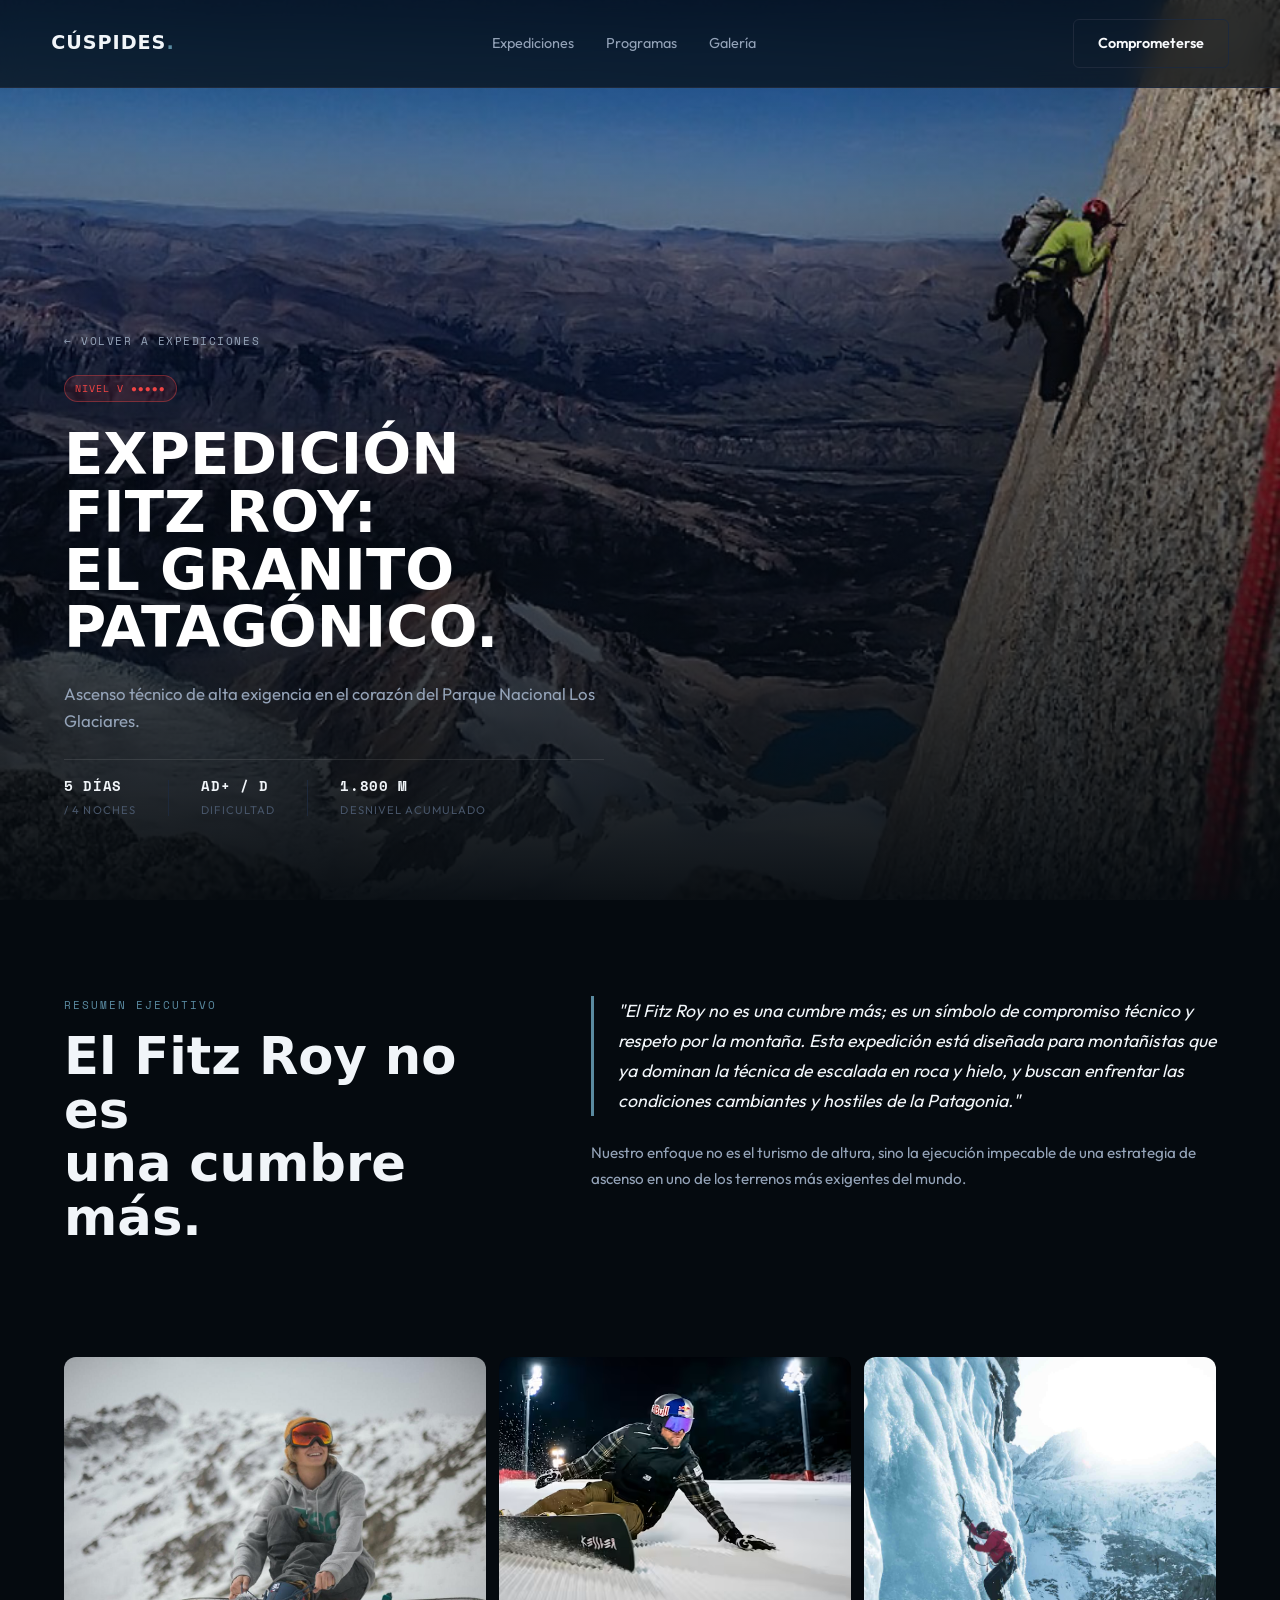
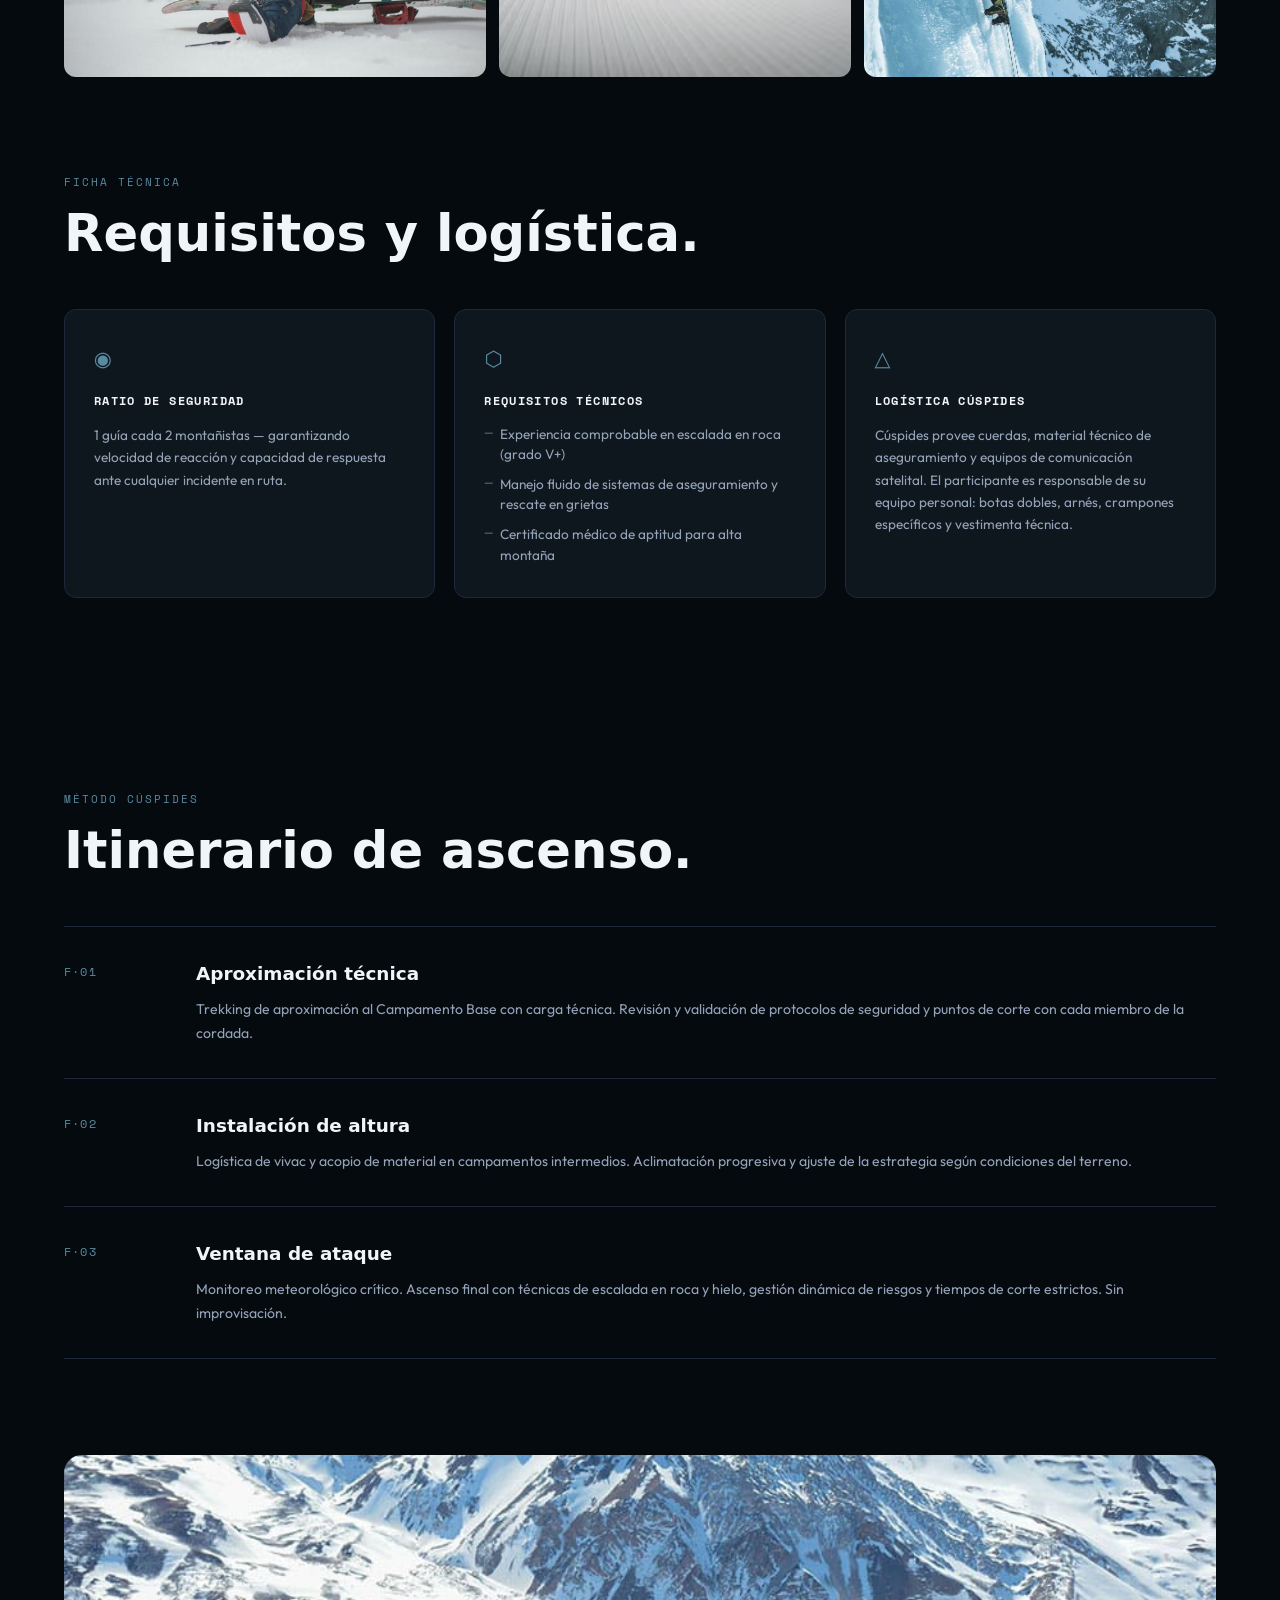
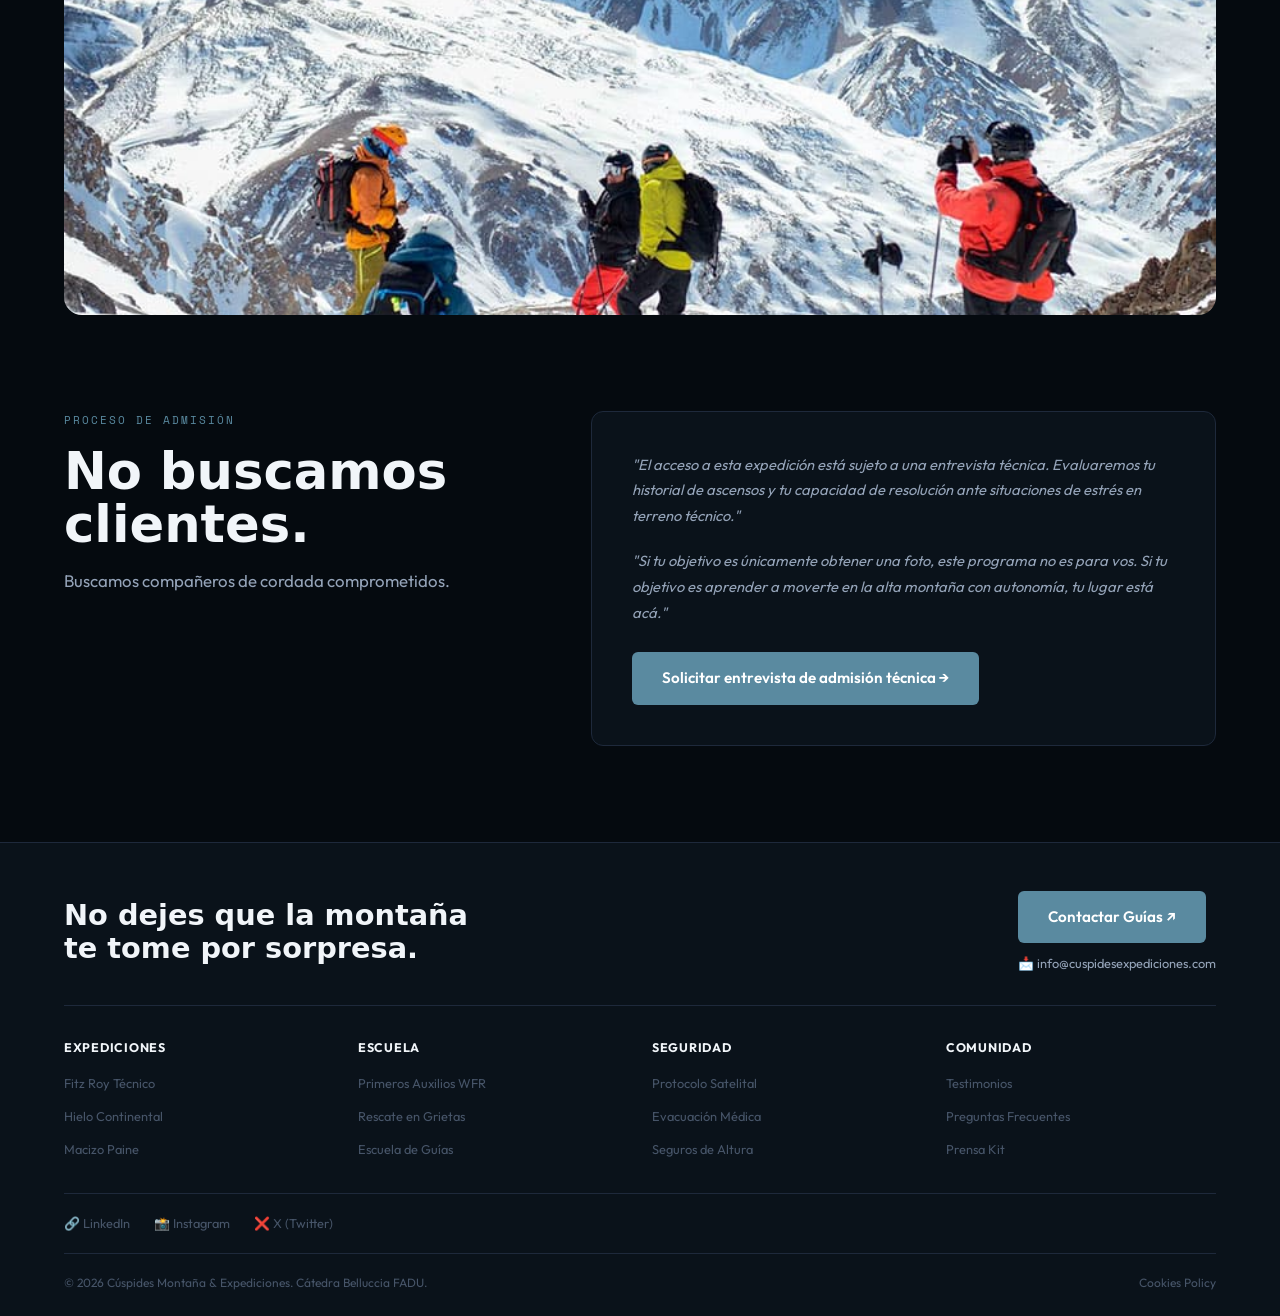
<file: detalle.html>
<!DOCTYPE html>
<html lang="es">
<head>
    <meta charset="UTF-8">
    <meta name="viewport" content="width=device-width, initial-scale=1.0">
    <title>Expedición Fitz Roy — Cúspides</title>
    <meta name="description" content="Ascenso técnico de alta exigencia en el corazón del Parque Nacional Los Glaciares.">

    <link rel="preconnect" href="https://fonts.googleapis.com">
    <link rel="preconnect" href="https://fonts.gstatic.com" crossorigin>
    <link href="https://fonts.googleapis.com/css2?family=Syne:wght@600;700;800&family=Outfit:wght@300;400;500;600&family=Space+Mono:wght@400;700&display=swap" rel="stylesheet">

    <link rel="stylesheet" href="css/styles.css">
    <link rel="stylesheet" href="css/detalle.css">
</head>
<body>

    <div class="spotlight" aria-hidden="true"></div>
    <div class="grain" aria-hidden="true"></div>

    <!-- NAV -->
    <header class="nav" id="nav">
        <a href="index.html" class="nav__brand">
            CÚSPIDES<span class="nav__brand-accent">.</span>
        </a>
        <nav class="nav__links">
            <a href="index.html#experiencias">Expediciones</a>
            <a href="index.html#servicios">Programas</a>
            <a href="index.html#galeria">Galería</a>
        </nav>
        <a href="contacto.html" class="btn btn--ghost nav__cta">Comprometerse</a>
    </header>

    <!-- ⛰️ HERO DETALLE -->
    <section class="det-hero">
        <div class="det-hero__bg" style="background-image: url('assets/fitz.jpg')"></div>
        <div class="det-hero__overlay"></div>
        <div class="det-hero__content reveal">
            <a href="index.html#experiencias" class="det-hero__back">← Volver a expediciones</a>
            <div class="det-hero__level">
                <span class="exp-level exp-level--5">NIVEL V ●●●●●</span>
            </div>
            <h1 class="det-hero__title">Expedición<br>Fitz Roy:<br>El granito<br>patagónico.</h1>
            <p class="det-hero__sub">Ascenso técnico de alta exigencia en el corazón del Parque Nacional Los Glaciares.</p>
            <div class="det-hero__stats">
                <div class="det-stat">
                    <span class="det-stat__val">5 DÍAS</span>
                    <span class="det-stat__label">/ 4 noches</span>
                </div>
                <div class="det-stat__divider"></div>
                <div class="det-stat">
                    <span class="det-stat__val">AD+ / D</span>
                    <span class="det-stat__label">Dificultad</span>
                </div>
                <div class="det-stat__divider"></div>
                <div class="det-stat">
                    <span class="det-stat__val">1.800 M</span>
                    <span class="det-stat__label">Desnivel acumulado</span>
                </div>
            </div>
        </div>
    </section>

    <!-- 📋 RESUMEN EJECUTIVO -->
    <section class="det-section det-summary reveal">
        <div class="det-summary__inner">
            <div class="det-summary__left">
                <p class="eyebrow">Resumen ejecutivo</p>
                <h2 class="section__title">El Fitz Roy no es<br>una cumbre más.</h2>
            </div>
            <div class="det-summary__right">
                <p class="det-summary__quote">"El Fitz Roy no es una cumbre más; es un símbolo de compromiso técnico y respeto por la montaña. Esta expedición está diseñada para montañistas que ya dominan la técnica de escalada en roca y hielo, y buscan enfrentar las condiciones cambiantes y hostiles de la Patagonia."</p>
                <p class="det-summary__text">Nuestro enfoque no es el turismo de altura, sino la ejecución impecable de una estrategia de ascenso en uno de los terrenos más exigentes del mundo.</p>
            </div>
        </div>
    </section>

    <!-- 📷 IMAGEN INTERMEDIA -->
    <div class="det-img-break reveal">
        <img src="assets/image1.jpg" alt="Ascenso técnico en el Fitz Roy" loading="lazy">
        <img src="assets/action1.avif" alt="Preparación en terreno técnico" loading="lazy">
        <img src="assets/hielo.jpg" alt="Escalada en hielo patagónico" loading="lazy">
    </div>

    <!-- 🔧 FICHA TÉCNICA -->
    <section class="det-section reveal">
        <div class="det-ficha">
            <div class="det-ficha__head">
                <p class="eyebrow">Ficha técnica</p>
                <h2 class="section__title">Requisitos y logística.</h2>
            </div>
            <div class="det-ficha__grid">
                <article class="det-ficha__card">
                    <span class="det-ficha__icon">◉</span>
                    <h3 class="det-ficha__name">Ratio de seguridad</h3>
                    <p class="det-ficha__desc">1 guía cada 2 montañistas — garantizando velocidad de reacción y capacidad de respuesta ante cualquier incidente en ruta.</p>
                </article>
                <article class="det-ficha__card">
                    <span class="det-ficha__icon">⬡</span>
                    <h3 class="det-ficha__name">Requisitos técnicos</h3>
                    <ul class="det-ficha__list">
                        <li>Experiencia comprobable en escalada en roca (grado V+)</li>
                        <li>Manejo fluido de sistemas de aseguramiento y rescate en grietas</li>
                        <li>Certificado médico de aptitud para alta montaña</li>
                    </ul>
                </article>
                <article class="det-ficha__card">
                    <span class="det-ficha__icon">△</span>
                    <h3 class="det-ficha__name">Logística Cúspides</h3>
                    <p class="det-ficha__desc">Cúspides provee cuerdas, material técnico de aseguramiento y equipos de comunicación satelital. El participante es responsable de su equipo personal: botas dobles, arnés, crampones específicos y vestimenta técnica.</p>
                </article>
            </div>
        </div>
    </section>

    <!-- 🗓️ ITINERARIO -->
    <section class="det-section reveal">
        <div class="det-itinerary">
            <div class="det-itinerary__head">
                <p class="eyebrow">Método Cúspides</p>
                <h2 class="section__title">Itinerario de ascenso.</h2>
            </div>
            <ol class="det-phases">
                <li class="det-phase">
                    <div class="det-phase__num">
                        <span class="det-phase__code">F·01</span>
                    </div>
                    <div class="det-phase__body">
                        <h3 class="det-phase__title">Aproximación técnica</h3>
                        <p class="det-phase__desc">Trekking de aproximación al Campamento Base con carga técnica. Revisión y validación de protocolos de seguridad y puntos de corte con cada miembro de la cordada.</p>
                    </div>
                </li>
                <li class="det-phase">
                    <div class="det-phase__num">
                        <span class="det-phase__code">F·02</span>
                    </div>
                    <div class="det-phase__body">
                        <h3 class="det-phase__title">Instalación de altura</h3>
                        <p class="det-phase__desc">Logística de vivac y acopio de material en campamentos intermedios. Aclimatación progresiva y ajuste de la estrategia según condiciones del terreno.</p>
                    </div>
                </li>
                <li class="det-phase">
                    <div class="det-phase__num">
                        <span class="det-phase__code">F·03</span>
                    </div>
                    <div class="det-phase__body">
                        <h3 class="det-phase__title">Ventana de ataque</h3>
                        <p class="det-phase__desc">Monitoreo meteorológico crítico. Ascenso final con técnicas de escalada en roca y hielo, gestión dinámica de riesgos y tiempos de corte estrictos. Sin improvisación.</p>
                    </div>
                </li>
            </ol>
        </div>
    </section>

    <!-- 🖼️ IMAGEN DE CORTE -->
    <div class="det-img-single reveal">
        <img src="assets/image3.jpg" alt="Alta montaña patagónica" loading="lazy">
    </div>

    <!-- 🎓 ADMISIÓN -->
    <section class="det-section det-admission reveal">
        <div class="det-admission__inner">
            <div class="det-admission__left">
                <p class="eyebrow">Proceso de admisión</p>
                <h2 class="section__title">No buscamos<br>clientes.</h2>
                <p class="section__lead">Buscamos compañeros de cordada comprometidos.</p>
            </div>
            <div class="det-admission__right">
                <div class="det-admission__box">
                    <p class="det-admission__text">"El acceso a esta expedición está sujeto a una entrevista técnica. Evaluaremos tu historial de ascensos y tu capacidad de resolución ante situaciones de estrés en terreno técnico."</p>
                    <p class="det-admission__text">"Si tu objetivo es únicamente obtener una foto, este programa no es para vos. Si tu objetivo es aprender a moverte en la alta montaña con autonomía, tu lugar está acá."</p>
                    <a href="contacto.html" class="btn btn--primary det-admission__cta">Solicitar entrevista de admisión técnica →</a>
                </div>
            </div>
        </div>
    </section>

    <!-- FOOTER -->
    <footer class="footer">
        <div class="footer__top">
            <div class="footer__headline">
                <h2>No dejes que la montaña<br>te tome por sorpresa.</h2>
            </div>
            <div class="footer__cta-block">
                <a href="contacto.html" class="btn btn--primary">Contactar Guías ↗</a>
                <p class="footer__email">📩 info@cuspidesexpediciones.com</p>
            </div>
        </div>
        <div class="footer__grid">
            <div class="footer__col">
                <h4>Expediciones</h4>
                <ul>
                    <li><a href="#">Fitz Roy Técnico</a></li>
                    <li><a href="#">Hielo Continental</a></li>
                    <li><a href="#">Macizo Paine</a></li>
                </ul>
            </div>
            <div class="footer__col">
                <h4>Escuela</h4>
                <ul>
                    <li><a href="#">Primeros Auxilios WFR</a></li>
                    <li><a href="#">Rescate en Grietas</a></li>
                    <li><a href="#">Escuela de Guías</a></li>
                </ul>
            </div>
            <div class="footer__col">
                <h4>Seguridad</h4>
                <ul>
                    <li><a href="#">Protocolo Satelital</a></li>
                    <li><a href="#">Evacuación Médica</a></li>
                    <li><a href="#">Seguros de Altura</a></li>
                </ul>
            </div>
            <div class="footer__col">
                <h4>Comunidad</h4>
                <ul>
                    <li><a href="#">Testimonios</a></li>
                    <li><a href="#">Preguntas Frecuentes</a></li>
                    <li><a href="#">Prensa Kit</a></li>
                </ul>
            </div>
        </div>
        <div class="footer__socials">
            <a href="#" class="social-icon">🔗 LinkedIn</a>
            <a href="#" class="social-icon">📸 Instagram</a>
            <a href="#" class="social-icon">❌ X (Twitter)</a>
        </div>
        <div class="footer__bottom">
            <p>© 2026 Cúspides Montaña & Expediciones. Cátedra Belluccia FADU.</p>
            <p><a href="#" class="footer__link">Cookies Policy</a></p>
        </div>
    </footer>

    <script src="js/main.js"></script>
</body>
</html>
</file>
<file: css/styles.css>
:root {
    --void: #050a0f;
    --void-2: #0a121a;
    --panel: #0f171e;
    --line: #1e293b;
    --neon: #f1f5f9;
    --pink: #5a8aa0;
    --text: #f8fafc;
    --muted: #94a3b8;
    --faint: #475569;
    --accent: #5a8aa0;
    --radius: 18px;
    --radius-sm: 12px;
    --maxw: 1180px;
    --font-display: "Inter", system-ui, sans-serif;
    --font-body: "Outfit", system-ui, sans-serif;
    --font-mono: "Space Mono", monospace;
}

/* ─── Reset ─────────────────────────────────────────────── */
*, *::before, *::after { box-sizing: border-box; margin: 0; padding: 0; }
html { scroll-behavior: smooth; }
body { font-family: var(--font-body); background: var(--void); color: var(--text); line-height: 1.6; overflow-x: hidden; }
img { max-width: 100%; display: block; }
a { text-decoration: none; color: inherit; }
ul, ol { list-style: none; }

/* ─── Efectos de fondo ───────────────────────────────────── */
.spotlight {
    position: fixed; inset: 0; pointer-events: none; z-index: 0;
    background: radial-gradient(600px circle at var(--mx, 50%) var(--my, 50%), rgba(90,138,160,0.08) 0%, transparent 70%);
}
.grain {
    position: fixed; inset: 0; pointer-events: none; z-index: 0; opacity: 0.03;
    background-image: url("data:image/svg+xml,%3Csvg viewBox='0 0 200 200' xmlns='http://www.w3.org/2000/svg'%3E%3Cfilter id='n'%3E%3CfeTurbulence type='fractalNoise' baseFrequency='0.9' numOctaves='4'/%3E%3C/filter%3E%3Crect width='100%25' height='100%25' filter='url(%23n)'/%3E%3C/svg%3E");
    background-size: 200px 200px;
}

/* ─── Reveal (scroll animations) ─────────────────────────── */
.reveal { opacity: 0; transform: translateY(28px); transition: opacity 0.7s ease, transform 0.7s ease; }
.reveal.in { opacity: 1; transform: translateY(0); }

/* ─── Tipografía base ─────────────────────────────────────── */
.eyebrow {
    font-family: var(--font-mono); font-size: 0.7rem; letter-spacing: 0.18em;
    text-transform: uppercase; color: var(--accent); margin-bottom: 1rem;
}
.section__title {
    font-family: var(--font-display); font-size: clamp(2rem, 4vw, 3.2rem);
    font-weight: 800; line-height: 1.05; color: var(--neon); margin-bottom: 1rem;
}
.section__lead { color: var(--muted); font-size: 1.05rem; max-width: 560px; }

/* ─── Botones ─────────────────────────────────────────────── */
.btn { display: inline-block; font-weight: 600; cursor: pointer; transition: background 0.25s, color 0.25s, border-color 0.25s; }
.btn--primary {
    background: var(--pink); color: #fff; padding: 14px 30px;
    border-radius: 6px; font-size: 0.95rem;
}
.btn--primary:hover { background: var(--neon); color: var(--void); }
.btn--ghost {
    background: transparent; color: var(--text); padding: 12px 24px;
    border: 1px solid var(--line); border-radius: 6px; font-size: 0.9rem;
}
.btn--ghost:hover { border-color: var(--pink); color: var(--pink); }

/* ─── NAV ─────────────────────────────────────────────────── */
.nav {
    position: fixed; top: 0; left: 0; right: 0; z-index: 100;
    display: flex; align-items: center; justify-content: space-between;
    padding: 1.2rem 4%;
    background: rgba(5,10,15,0.7); backdrop-filter: blur(12px);
    border-bottom: 1px solid var(--line);
}
.nav__brand {
    font-family: var(--font-display); font-weight: 800; font-size: 1.2rem;
    letter-spacing: 0.05em; color: var(--neon);
}
.nav__brand-accent { color: var(--accent); }
.nav__links { display: flex; gap: 2rem; }
.nav__links a { font-size: 0.9rem; color: var(--muted); transition: color 0.2s; }
.nav__links a:hover { color: var(--neon); }

/* ─── HERO ────────────────────────────────────────────────── */
.hero {
    position: relative; height: 100vh;
    display: flex; align-items: center; padding-left: 5%;
}
.hero__bg {
    position: absolute; inset: 0; z-index: 0;
    background: linear-gradient(90deg, rgba(5,10,15,0.92) 0%, rgba(5,10,15,0.35) 100%),
                url('../assets/hero-bg.avif') center/cover no-repeat;
}
.hero__content { position: relative; z-index: 1; max-width: 660px; }
.hero__eyebrow {
    font-family: var(--font-mono); font-size: 0.7rem; letter-spacing: 0.18em;
    text-transform: uppercase; margin-bottom: 1.2rem;
}
.hero__title {
    font-family: var(--font-display); font-weight: 900;
    font-size: clamp(3rem, 7vw, 5.5rem); text-transform: uppercase;
    line-height: 0.92; color: #fff; margin-bottom: 1.5rem;
}
.hero__sub { color: var(--muted); font-size: 1.1rem; max-width: 520px; margin-bottom: 2.5rem; }
.hero__actions { display: flex; gap: 1rem; flex-wrap: wrap; }

/* ─── SECCIÓN BASE ────────────────────────────────────────── */
.section { padding: 6rem 5%; max-width: 1280px; margin: 0 auto; }
.section--center { text-align: center; }
.section--center .section__lead { margin: 0 auto; }
.section__head { margin-bottom: 3rem; }

/* ─── EXPERIENCE ──────────────────────────────────────────── */
.experience {
    display: grid; grid-template-columns: 1fr 1fr; gap: 5rem;
    align-items: center; padding: 6rem 5%; max-width: 1280px; margin: 0 auto;
}
.experience__text-side {}
.experience__text { color: var(--muted); font-size: 1rem; }
.experience__visual-side { border-radius: var(--radius); overflow: hidden; }
.experience__visual-side video { width: 100%; height: 520px; object-fit: cover; border-radius: var(--radius); display: block; }

/* ─── EQUIPO ──────────────────────────────────────────────── */
.team { padding: 6rem 5%; max-width: 1280px; margin: 0 auto; }

.team__grid {
    display: grid; grid-template-columns: repeat(4, 1fr);
    gap: 1.5rem; margin-top: 3rem; align-items: start;
}

.member-card {
    background: var(--panel); border-radius: var(--radius); overflow: visible;
    display: flex; flex-direction: column; border: 1px solid var(--line);
    transition: transform 0.3s ease;
}
.member-card:hover { transform: translateY(-8px); border-color: var(--pink); }

.member__top {
    height: 180px; background-size: cover; background-position: center;
    border-radius: var(--radius) var(--radius) 0 0; overflow: hidden;
}
.member__bottom { padding: 4rem 1rem 1.5rem; text-align: center; }

.member__avatar {
    width: 90px; height: 90px; border-radius: 50%;
    border: 4px solid var(--panel); margin: -70px auto 1rem;
    overflow: hidden;
}
.member__avatar img { width: 100%; height: 100%; object-fit: cover; }

.member-card h3 { color: var(--neon); font-size: 1rem; font-family: var(--font-display); margin-bottom: 0.25rem; }
.member__role { color: var(--pink); font-size: 0.75rem; text-transform: uppercase; margin-bottom: 0.5rem; }
.member__tag {
    display: inline-block; font-size: 0.7rem; color: var(--muted);
    border: 1px solid var(--line); border-radius: 20px; padding: 2px 10px;
}

/* ─── EXPERIENCIAS ────────────────────────────────────────── */
.expeditions { padding: 6rem 5%; max-width: 1280px; margin: 0 auto; }

.exp-grid {
    display: grid;
    grid-template-columns: repeat(4, 1fr);
    gap: 1.2rem;
    margin-top: 3rem;
}

.exp-card {
    position: relative;
    border-radius: var(--radius);
    overflow: hidden;
    height: 520px;
    cursor: pointer;
    border: 1px solid var(--line);
}

.exp-card__bg {
    position: absolute; inset: 0;
    background-image: var(--bg);
    background-size: cover; background-position: center;
    transition: transform 0.6s ease;
}
.exp-card:hover .exp-card__bg { transform: scale(1.08); }

.exp-card__overlay {
    position: absolute; inset: 0;
    background: linear-gradient(
        to top,
        rgba(5,10,15,0.97) 0%,
        rgba(5,10,15,0.6) 50%,
        rgba(5,10,15,0.15) 100%
    );
    transition: background 0.4s ease;
}
.exp-card:hover .exp-card__overlay {
    background: linear-gradient(
        to top,
        rgba(5,10,15,0.98) 0%,
        rgba(5,10,15,0.8) 55%,
        rgba(5,10,15,0.4) 100%
    );
}

.exp-card__content {
    position: absolute; inset: 0;
    display: flex; flex-direction: column;
    justify-content: space-between;
    padding: 1.4rem;
}

.exp-card__header { display: flex; justify-content: flex-start; }

.exp-level {
    font-family: var(--font-mono); font-size: 0.62rem;
    letter-spacing: 0.1em; padding: 5px 10px;
    border-radius: 20px; border: 1px solid;
}
.exp-level--5 { color: #ef4444; border-color: rgba(239,68,68,0.4); background: rgba(239,68,68,0.12); }
.exp-level--4 { color: #f97316; border-color: rgba(249,115,22,0.4); background: rgba(249,115,22,0.12); }
.exp-level--3 { color: var(--accent); border-color: rgba(90,138,160,0.4); background: rgba(90,138,160,0.12); }
.exp-level--2 { color: #22c55e; border-color: rgba(34,197,94,0.4); background: rgba(34,197,94,0.12); }

.exp-card__body { display: flex; flex-direction: column; gap: 0.8rem; }

.exp-card__title {
    font-family: var(--font-display); font-weight: 900;
    font-size: 1.6rem; line-height: 1; color: #fff;
    text-transform: uppercase;
}

.exp-card__stats {
    display: flex; gap: 1rem;
    padding-bottom: 0.8rem;
    border-bottom: 1px solid rgba(255,255,255,0.1);
}
.exp-stat { display: flex; flex-direction: column; gap: 0.2rem; }
.exp-stat__val { font-family: var(--font-mono); font-size: 0.7rem; color: var(--neon); font-weight: 700; }
.exp-stat__label { font-size: 0.6rem; text-transform: uppercase; color: var(--faint); letter-spacing: 0.08em; }

.exp-card__desc {
    font-size: 0.82rem; color: var(--muted); line-height: 1.5;
    max-height: 0; overflow: hidden;
    opacity: 0;
    transition: max-height 0.4s ease, opacity 0.4s ease;
}
.exp-card:hover .exp-card__desc { max-height: 100px; opacity: 1; }

.exp-card__cta {
    padding: 10px 20px; font-size: 0.8rem;
    opacity: 0; transform: translateY(8px);
    transition: opacity 0.35s ease 0.1s, transform 0.35s ease 0.1s;
    align-self: flex-start;
}
.exp-card:hover .exp-card__cta { opacity: 1; transform: translateY(0); }

/* ─── SERVICIOS ───────────────────────────────────────────── */
.styles {
    display: grid; grid-template-columns: repeat(4, 1fr);
    gap: 1rem; margin-top: 2.5rem;
}
.style-card {
    background: var(--panel); border: 1px solid var(--line); border-radius: var(--radius-sm);
    padding: 2rem 1.2rem; display: flex; flex-direction: column; align-items: center;
    gap: 0.8rem; text-align: center; color: var(--muted); font-size: 0.9rem;
    cursor: pointer; transition: border-color 0.25s, color 0.25s, transform 0.25s;
}
.style-card:hover { border-color: var(--pink); color: var(--neon); transform: translateY(-4px); }
.style-card__emoji { font-size: 2rem; }

/* ─── PROBLEMA (Mar de Iguales) ───────────────────────────── */
.problem { padding: 6rem 5%; max-width: 1280px; margin: 0 auto; }
.problem__text { color: var(--muted); max-width: 640px; margin: 2rem auto 0; font-size: 0.95rem; }
.problem__text strong { color: var(--neon); }

.sea {
    display: flex; flex-wrap: wrap; justify-content: center;
    gap: 12px; max-width: 480px; margin: 3rem auto;
}
.same {
    width: 12px; height: 12px; border-radius: 50%;
    background: var(--faint); transition: background 0.3s;
}
.same--star { background: var(--accent); box-shadow: 0 0 12px var(--accent); }

/* ─── PROCESO (Pasos) ─────────────────────────────────────── */
.steps {
    display: grid; grid-template-columns: repeat(4, 1fr);
    gap: 1.5rem; margin-top: 3rem; counter-reset: none;
}
.step {
    background: var(--panel); border: 1px solid var(--line);
    border-radius: var(--radius-sm); padding: 2rem 1.5rem;
}
.step__num {
    font-family: var(--font-mono); font-size: 0.75rem;
    color: var(--accent); display: block; margin-bottom: 1rem;
    letter-spacing: 0.1em;
}
.step h3 { color: var(--neon); font-size: 1rem; margin-bottom: 0.6rem; }
.step p { color: var(--muted); font-size: 0.85rem; }

/* ─── RESEÑAS / TESTIMONIALS ──────────────────────────────── */
.testimonials { padding: 6rem 5%; max-width: 1280px; margin: 0 auto; }

.review-grid {
    display: grid; grid-template-columns: repeat(2, 1fr);
    gap: 1.2rem; margin-top: 3rem;
}

.review-card {
    background: var(--panel); border: 1px solid var(--line);
    border-radius: var(--radius-sm); padding: 1.8rem;
    display: flex; flex-direction: column; gap: 1.2rem;
    transition: border-color 0.25s, transform 0.25s;
}
.review-card:hover { border-color: var(--pink); transform: translateY(-4px); }

.review-card__top {
    display: flex; justify-content: space-between; align-items: flex-start;
}
.review-card__author { display: flex; align-items: center; gap: 0.9rem; }

.review-card__avatar {
    width: 42px; height: 42px; border-radius: 50%;
    background: var(--line); border: 1px solid var(--faint);
    display: flex; align-items: center; justify-content: center;
    font-family: var(--font-mono); font-size: 0.65rem;
    color: var(--muted); flex-shrink: 0; letter-spacing: 0.05em;
}
.review-card__name {
    font-size: 0.9rem; font-weight: 600; color: var(--neon); margin-bottom: 0.2rem;
}
.review-card__tag {
    font-size: 0.7rem; color: var(--faint);
}
.review-card__stars { color: var(--accent); font-size: 0.85rem; letter-spacing: 2px; }

.review-card__text {
    color: var(--muted); font-size: 0.9rem; line-height: 1.65; font-style: italic;
}

/* ─── ESCUELA DE GUÍAS 2027 ───────────────────────────────── */
.school { padding: 0 5% 6rem; max-width: 1280px; margin: 0 auto; }

.school__inner {
    display: grid; grid-template-columns: 1fr 1fr;
    gap: 4rem; align-items: center;
    background: var(--void-2); border: 1px solid var(--line);
    border-radius: var(--radius); padding: 4rem;
}

.school__left { position: relative; z-index: 1; }
.school__right { position: relative; z-index: 1; }

.school__eyebrow {
    font-family: var(--font-mono); font-size: 0.68rem;
    letter-spacing: 0.18em; text-transform: uppercase;
    color: var(--pink); margin-bottom: 1.2rem;
}
.school__title {
    font-family: var(--font-display); font-weight: 900;
    font-size: clamp(3rem, 5vw, 4.5rem); line-height: 0.95;
    text-transform: uppercase; color: var(--neon);
    margin-bottom: 0.5rem;
}
.school__year {
    font-family: var(--font-display); font-weight: 900;
    font-size: 5rem; line-height: 1; color: var(--pink);
    margin-bottom: 1.5rem; letter-spacing: -0.02em;
}
.school__desc { color: var(--muted); font-size: 0.9rem; line-height: 1.7; margin-bottom: 2rem; }

.school__modules { display: flex; flex-direction: column; gap: 0; }
.school__modules li {
    display: flex; align-items: center; gap: 1rem;
    padding: 0.75rem 0; border-bottom: 1px solid var(--line);
    color: var(--muted); font-size: 0.85rem;
}
.school__modules li:first-child { border-top: 1px solid var(--line); }
.school__module-code {
    font-family: var(--font-mono); font-size: 0.6rem;
    color: var(--pink); letter-spacing: 0.08em; min-width: 36px;
}

/* Panel del formulario */
.school__form-box {
    background: var(--panel); border: 1px solid var(--line);
    border-radius: var(--radius-sm); padding: 2.5rem;
    display: flex; flex-direction: column; gap: 1rem;
}
.school__form-label {
    font-family: var(--font-mono); font-size: 0.65rem;
    letter-spacing: 0.15em; text-transform: uppercase;
    color: var(--pink);
}
.school__form-title {
    font-family: var(--font-display); font-weight: 800;
    font-size: 1.5rem; color: var(--neon); line-height: 1.1;
}
.school__form-sub { color: var(--muted); font-size: 0.85rem; line-height: 1.5; }

.school__form { display: flex; flex-direction: column; gap: 0.7rem; margin-top: 0.5rem; }
.school__input {
    background: var(--void); border: 1px solid var(--line);
    border-radius: 6px; padding: 13px 16px;
    color: var(--text); font-size: 0.9rem; font-family: var(--font-body);
    outline: none; transition: border-color 0.25s;
    width: 100%;
}
.school__input::placeholder { color: var(--faint); }
.school__input:focus { border-color: var(--pink); }
.school__submit { width: 100%; text-align: center; }

.school__disclaimer { font-size: 0.72rem; color: var(--faint); }

@media (max-width: 1024px) {
    .school__inner { grid-template-columns: 1fr; }
}

/* ─── GALERÍA MASONRY ─────────────────────────────────────── */
.gallery { padding: 6rem 5%; max-width: 1280px; margin: 0 auto; }
.masonry-gallery {
    display: grid;
    grid-template-columns: repeat(3, 1fr);
    gap: 1rem; margin-top: 2.5rem;
    grid-auto-flow: dense;
}
.mg__item { border-radius: var(--radius-sm); overflow: hidden; }
.mg__item img { width: 100%; height: 280px; object-fit: cover; display: block; transition: transform 0.5s ease; }
.mg__item:hover img { transform: scale(1.04); }

/* item 1: ancho — ocupa cols 1-2 */
.mg__item:nth-child(1) { grid-column: span 2; }

/* item 3: alto — ocupa 2 filas */
.mg__item:nth-child(3) { grid-row: span 2; }
.mg__item:nth-child(3) img { height: calc(280px * 2 + 1rem); }

/* item 6: ancho — ocupa cols 2-3, cierra la grilla */
.mg__item:nth-child(6) { grid-column: span 2; }

/* ─── SEGURIDAD ───────────────────────────────────────────── */
.security { padding: 6rem 5%; max-width: 1280px; margin: 0 auto; }

.proto-grid {
    display: grid; grid-template-columns: repeat(3, 1fr);
    gap: 1.2rem; margin-top: 3rem;
}
.proto-card {
    background: var(--panel); border: 1px solid var(--line);
    border-radius: var(--radius-sm); padding: 2rem 1.8rem;
    transition: border-color 0.25s, transform 0.25s;
}
.proto-card:hover { border-color: var(--pink); transform: translateY(-4px); }

.proto-icon {
    display: block; font-size: 1.3rem; color: var(--pink);
    margin-bottom: 1.1rem; line-height: 1;
}
.proto-name {
    font-family: var(--font-mono); font-size: 0.72rem;
    letter-spacing: 0.12em; text-transform: uppercase;
    color: var(--neon); margin-bottom: 0.6rem;
}
.proto-desc { color: var(--muted); font-size: 0.85rem; line-height: 1.6; }

/* ─── FOOTER ──────────────────────────────────────────────── */
.footer { background: var(--void-2); border-top: 1px solid var(--line); padding: 3rem 5% 1.5rem; }

.footer__top {
    display: flex; justify-content: space-between; align-items: center;
    gap: 2rem; padding-bottom: 2rem; border-bottom: 1px solid var(--line); flex-wrap: wrap;
}
.footer__headline h2 {
    font-family: var(--font-display); font-size: clamp(1.2rem, 2.5vw, 1.8rem);
    font-weight: 800; color: var(--neon); line-height: 1.15;
}
.footer__cta-block { display: flex; flex-direction: column; gap: 0.6rem; align-items: flex-start; }
.footer__email { color: var(--muted); font-size: 0.8rem; }

.footer__grid {
    display: grid; grid-template-columns: repeat(4, 1fr);
    gap: 1.5rem; padding: 2rem 0; border-bottom: 1px solid var(--line);
}
.footer__col h4 { color: var(--neon); font-size: 0.78rem; font-weight: 700; margin-bottom: 0.75rem; letter-spacing: 0.06em; text-transform: uppercase; }
.footer__col ul { display: flex; flex-direction: column; gap: 0.45rem; }
.footer__col a { color: var(--faint); font-size: 0.8rem; transition: color 0.2s; }
.footer__col a:hover { color: var(--neon); }

.footer__socials { display: flex; gap: 1.5rem; padding: 1.2rem 0; border-bottom: 1px solid var(--line); }
.social-icon { color: var(--faint); font-size: 0.8rem; transition: color 0.2s; }
.social-icon:hover { color: var(--neon); }

.footer__bottom {
    display: flex; justify-content: space-between; align-items: center;
    padding-top: 1.2rem; flex-wrap: wrap; gap: 0.5rem;
}
.footer__bottom p { color: var(--faint); font-size: 0.75rem; }
.footer__link { color: var(--faint); transition: color 0.2s; }
.footer__link:hover { color: var(--muted); }

/* ─── Responsive ──────────────────────────────────────────── */
@media (max-width: 1024px) {
    .experience { grid-template-columns: 1fr; gap: 3rem; }
    .team__grid { grid-template-columns: repeat(2, 1fr); }
    .exp-grid { grid-template-columns: repeat(2, 1fr); }
    .styles { grid-template-columns: repeat(2, 1fr); }
    .steps { grid-template-columns: repeat(2, 1fr); }
    .proto-grid { grid-template-columns: repeat(2, 1fr); }
    .review-grid { grid-template-columns: 1fr; }
    .footer__grid { grid-template-columns: repeat(2, 1fr); }
    .masonry-gallery {
        grid-template-columns: repeat(2, 1fr);
    }
    .mg__item:nth-child(1) { grid-column: span 2; }
    .mg__item:nth-child(3) { grid-row: span 1; }
    .mg__item:nth-child(3) img { height: 280px; }
    .mg__item:nth-child(6) { grid-column: span 2; }
}

@media (max-width: 640px) {
    /* Nav */
    .nav__links { display: none; }
    .nav { padding: 1rem 4%; }

    /* Hero */
    .hero { padding-left: 5%; padding-right: 5%; }
    .hero__title { font-size: 2.6rem; }
    .hero__sub { font-size: 0.9rem; }

    /* Sections */
    .section { padding: 4rem 5%; }
    .experience { padding: 4rem 5%; }
    .team { padding: 4rem 5%; }
    .expeditions { padding: 4rem 5%; }
    .security { padding: 4rem 5%; }
    .gallery { padding: 4rem 5%; }
    .testimonials { padding: 4rem 5%; }
    .school { padding: 0 5% 4rem; }

    /* Grids → 1 columna */
    .team__grid { grid-template-columns: 1fr; }
    .exp-grid { grid-template-columns: 1fr; }
    .exp-card { height: 420px; }
    .styles { grid-template-columns: 1fr; }
    .steps { grid-template-columns: 1fr; }
    .proto-grid { grid-template-columns: 1fr; }
    .review-grid { grid-template-columns: 1fr; }

    /* Galería */
    .masonry-gallery { grid-template-columns: 1fr; }
    .mg__item:nth-child(1),
    .mg__item:nth-child(6) { grid-column: span 1; }
    .mg__item:nth-child(3) { grid-row: span 1; }
    .mg__item:nth-child(3) img { height: 280px; }

    /* Escuela */
    .school__inner { grid-template-columns: 1fr; gap: 2rem; padding: 2rem; }
    .school__title { font-size: 2.8rem; }
    .school__year { font-size: 3.5rem; }

    /* Footer */
    .footer__grid { grid-template-columns: repeat(2, 1fr); gap: 1rem; }
    .footer__top { flex-direction: column; align-items: flex-start; }
}
</file>
<file: css/detalle.css>
/* ─── DETALLE — Estilos exclusivos de detalle.html ─────────── */

/* HERO */
.det-hero {
    position: relative; min-height: 100vh;
    display: flex; align-items: flex-end;
    padding: 0 5% 5rem;
}
.det-hero__bg {
    position: absolute; inset: 0; z-index: 0;
    background-size: cover; background-position: center;
}
.det-hero__overlay {
    position: absolute; inset: 0; z-index: 1;
    background: linear-gradient(
        to top,
        rgba(5,10,15,0.97) 0%,
        rgba(5,10,15,0.55) 55%,
        rgba(5,10,15,0.25) 100%
    );
}
.det-hero__content {
    position: relative; z-index: 2;
    max-width: 800px; display: flex; flex-direction: column; gap: 1.5rem;
}
.det-hero__back {
    font-family: var(--font-mono); font-size: 0.68rem;
    letter-spacing: 0.14em; color: var(--muted);
    text-transform: uppercase; transition: color 0.2s;
    align-self: flex-start;
}
.det-hero__back:hover { color: var(--neon); }

.det-hero__level { display: flex; }

.det-hero__title {
    font-family: var(--font-display); font-weight: 900;
    font-size: clamp(2.2rem, 4.5vw, 3.8rem); line-height: 1.0;
    text-transform: uppercase; color: #fff;
}
.det-hero__sub {
    color: var(--muted); font-size: 1.05rem;
    max-width: 540px; line-height: 1.6;
}
.det-hero__stats {
    display: flex; align-items: center; gap: 2rem;
    flex-wrap: wrap; padding-top: 1rem;
    border-top: 1px solid rgba(255,255,255,0.1);
}
.det-stat { display: flex; flex-direction: column; gap: 0.3rem; }
.det-stat__val {
    font-family: var(--font-mono); font-size: 0.85rem;
    color: var(--neon); font-weight: 700; letter-spacing: 0.05em;
}
.det-stat__label { font-size: 0.7rem; color: var(--faint); text-transform: uppercase; letter-spacing: 0.1em; }
.det-stat__divider {
    width: 1px; height: 36px; background: var(--line);
}

/* SECCIÓN BASE DETALLE */
.det-section {
    padding: 6rem 5%; max-width: 1280px; margin: 0 auto;
}

/* RESUMEN */
.det-summary__inner {
    display: grid; grid-template-columns: 1fr 1.4fr;
    gap: 5rem; align-items: start;
}
.det-summary__quote {
    font-size: 1.1rem; line-height: 1.7; color: var(--neon);
    font-style: italic; border-left: 3px solid var(--pink);
    padding-left: 1.5rem; margin-bottom: 1.5rem;
}
.det-summary__text { color: var(--muted); font-size: 0.95rem; line-height: 1.75; }

/* BREAK DE IMÁGENES */
.det-img-break {
    display: grid; grid-template-columns: 1.2fr 1fr 1fr;
    gap: 0.8rem; padding: 0 5%; max-width: 1280px; margin: 0 auto;
}
.det-img-break img {
    width: 100%; height: 320px; object-fit: cover;
    border-radius: var(--radius-sm); display: block;
}
.det-img-break img:first-child { border-radius: var(--radius-sm); }

/* FICHA TÉCNICA */
.det-ficha__head { margin-bottom: 3rem; }
.det-ficha__grid {
    display: grid; grid-template-columns: repeat(3, 1fr);
    gap: 1.2rem;
}
.det-ficha__card {
    background: var(--panel); border: 1px solid var(--line);
    border-radius: var(--radius-sm); padding: 2rem 1.8rem;
    transition: border-color 0.25s, transform 0.25s;
}
.det-ficha__card:hover { border-color: var(--pink); transform: translateY(-4px); }
.det-ficha__icon {
    display: block; font-size: 1.3rem; color: var(--pink);
    margin-bottom: 1.1rem;
}
.det-ficha__name {
    font-family: var(--font-mono); font-size: 0.72rem;
    letter-spacing: 0.12em; text-transform: uppercase;
    color: var(--neon); margin-bottom: 0.8rem;
}
.det-ficha__desc { color: var(--muted); font-size: 0.85rem; line-height: 1.65; }
.det-ficha__list {
    display: flex; flex-direction: column; gap: 0.6rem;
    list-style: none;
}
.det-ficha__list li {
    color: var(--muted); font-size: 0.85rem; line-height: 1.5;
    padding-left: 1rem; position: relative;
}
.det-ficha__list li::before {
    content: '—'; position: absolute; left: 0;
    color: var(--pink); font-size: 0.7rem;
}

/* ITINERARIO */
.det-itinerary__head { margin-bottom: 3rem; }
.det-phases {
    display: flex; flex-direction: column; gap: 0;
    list-style: none;
}
.det-phase {
    display: grid; grid-template-columns: 100px 1fr;
    gap: 2rem; align-items: start;
    padding: 2rem 0; border-bottom: 1px solid var(--line);
    transition: background 0.2s;
}
.det-phase:first-child { border-top: 1px solid var(--line); }
.det-phase__code {
    font-family: var(--font-mono); font-size: 0.75rem;
    color: var(--pink); letter-spacing: 0.1em;
    padding-top: 0.2rem; display: block;
}
.det-phase__title {
    font-family: var(--font-display); font-weight: 700;
    font-size: 1.15rem; color: var(--neon);
    margin-bottom: 0.6rem;
}
.det-phase__desc { color: var(--muted); font-size: 0.88rem; line-height: 1.7; }

/* IMAGEN SIMPLE */
.det-img-single {
    padding: 0 5%; max-width: 1280px; margin: 0 auto 0;
}
.det-img-single img {
    width: 100%; height: 460px; object-fit: cover;
    border-radius: var(--radius); display: block;
}

/* ADMISIÓN */
.det-admission__inner {
    display: grid; grid-template-columns: 1fr 1.4fr;
    gap: 5rem; align-items: start;
}
.det-admission__box {
    background: var(--void-2); border: 1px solid var(--line);
    border-radius: var(--radius-sm); padding: 2.5rem;
    display: flex; flex-direction: column; gap: 1.2rem;
}
.det-admission__text {
    color: var(--muted); font-size: 0.92rem;
    line-height: 1.75; font-style: italic;
}
.det-admission__cta { align-self: flex-start; margin-top: 0.5rem; }

/* ─── Responsive detalle ──────────────────────────────────── */
@media (max-width: 1024px) {
    .det-summary__inner { grid-template-columns: 1fr; gap: 3rem; }
    .det-admission__inner { grid-template-columns: 1fr; gap: 3rem; }
    .det-ficha__grid { grid-template-columns: 1fr; }
    .det-img-break { grid-template-columns: 1fr 1fr; }
    .det-img-break img:last-child { display: none; }
}

@media (max-width: 640px) {
    .det-hero { padding: 0 5% 4rem; }
    .det-hero__title { font-size: 2.8rem; }
    .det-hero__stats { gap: 1.2rem; }
    .det-stat__divider { display: none; }
    .det-section { padding: 4rem 5%; }
    .det-img-break { grid-template-columns: 1fr; padding: 0 5%; }
    .det-img-break img { height: 240px; }
    .det-img-break img:last-child { display: block; }
    .det-img-single img { height: 260px; }
    .det-phase { grid-template-columns: 70px 1fr; gap: 1rem; }
}
</file>
